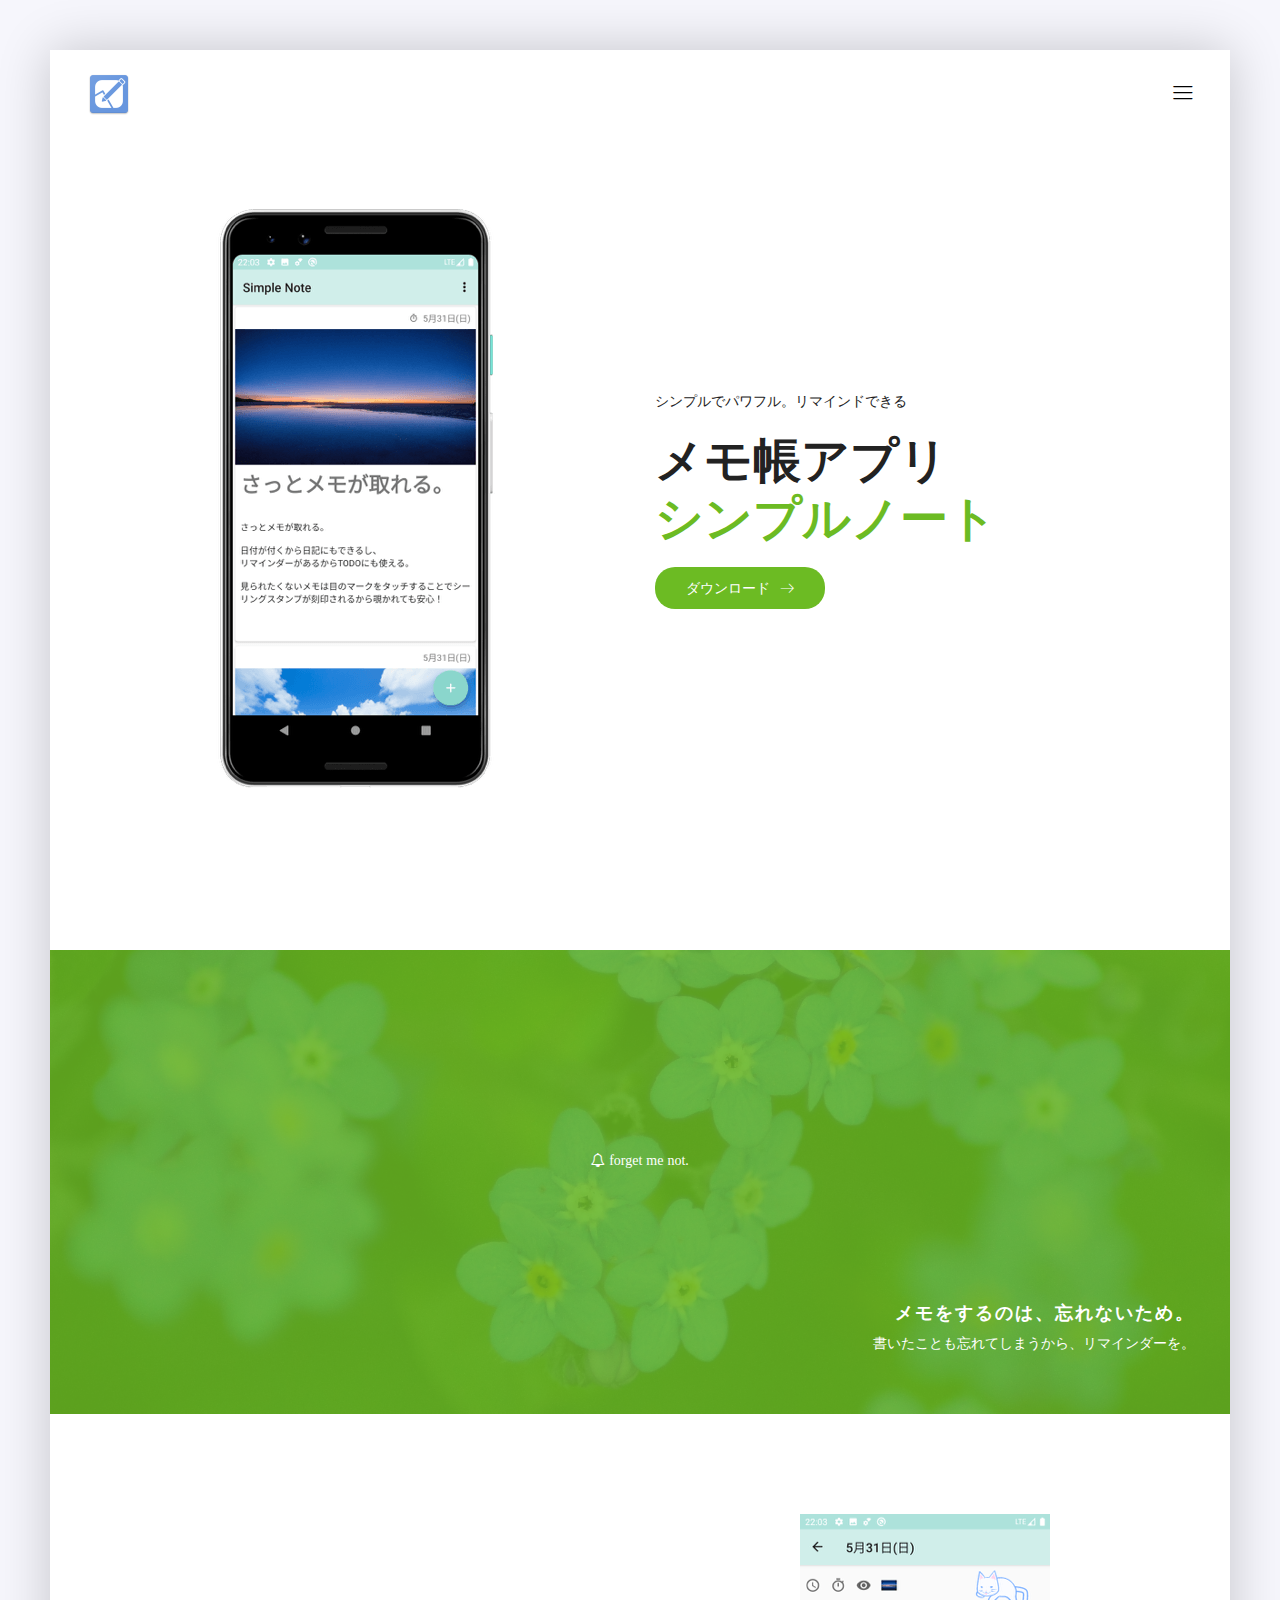
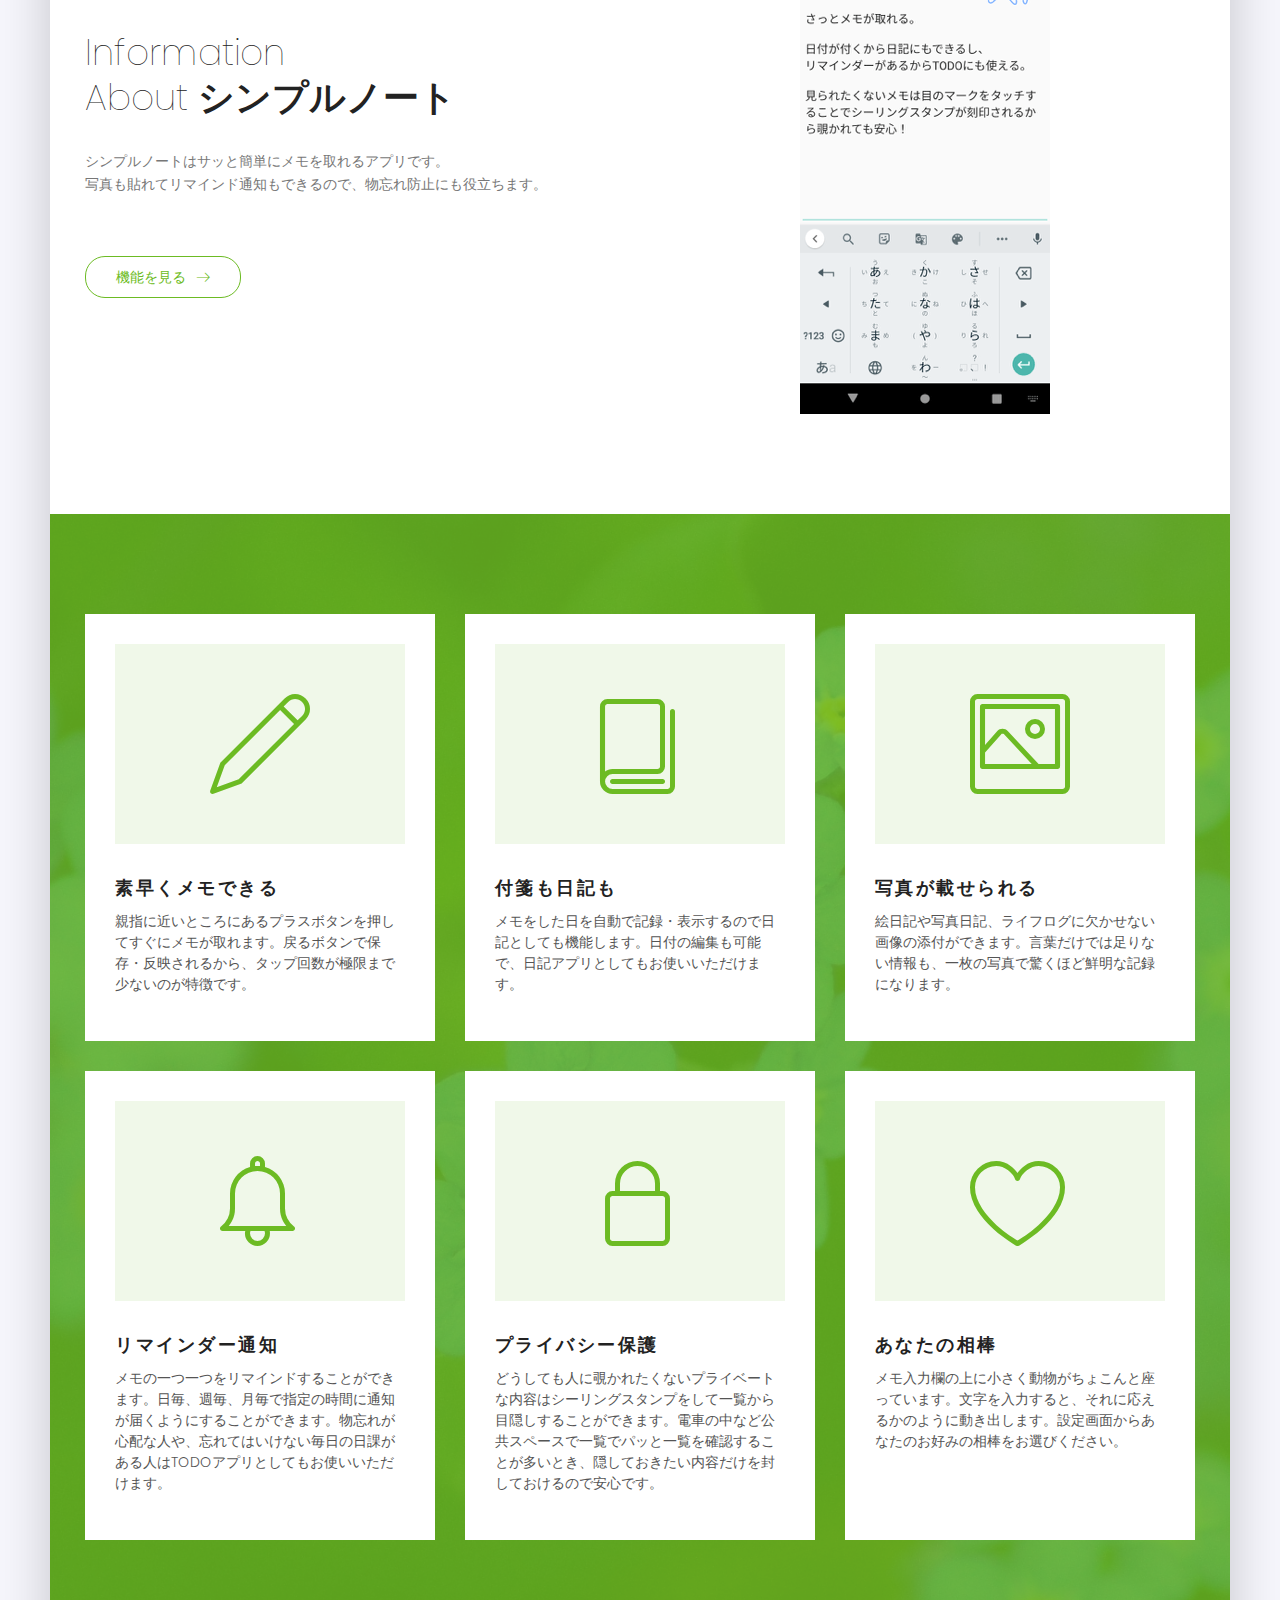
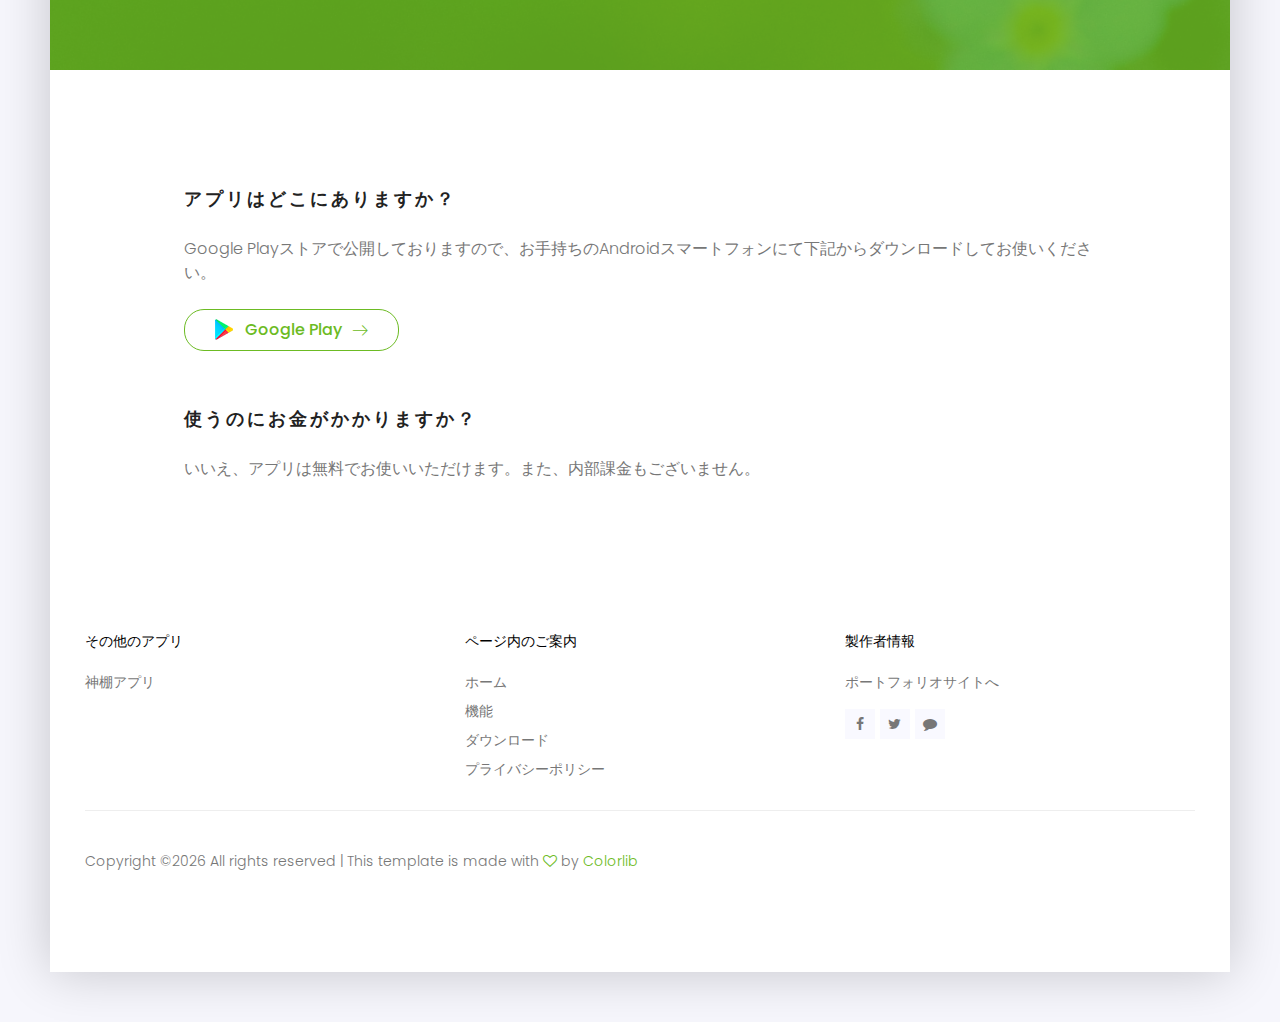
<file: index.html>
<!DOCTYPE html>
<html lang="ja" class="no-js">
<head>
	<!-- Mobile Specific Meta -->
	<meta name="viewport" content="width=device-width, initial-scale=1, shrink-to-fit=no">
	<!-- Favicon-->
	<link rel="shortcut icon" href="img/logo.png">
	<!-- Author Meta -->
	<meta name="author" content="mrt">
	<!-- Meta Description -->
	<meta name="description" content="シンプルでパワフル。リマインドできるメモ帳アプリ「シンプルノート」">
	<!-- Meta Keyword -->
	<meta name="keywords" content="">
	<!-- meta character set -->
	<meta charset="UTF-8">
	<!-- Site Title -->
	<title>シンプルノート - シンプルでパワフル。リマインドできるメモ帳アプリ</title>

	<link href="https://fonts.googleapis.com/css?family=Poppins:100,300,500" rel="stylesheet">
		<!--
		CSS
		============================================= -->
		<link rel="stylesheet" href="css/linearicons.css">
		<link rel="stylesheet" href="css/owl.carousel.css">
		<link rel="stylesheet" href="css/font-awesome.min.css">
		<link rel="stylesheet" href="css/nice-select.css">
		<link rel="stylesheet" href="css/magnific-popup.css">
		<link rel="stylesheet" href="css/bootstrap.css">
		<link rel="stylesheet" href="css/main.css">
	</head>
	<body>
	<div class="oz-body-wrap">
		<!-- Start Header Area -->
		<header class="default-header">
			<div class="container-fluid">
				<div class="header-wrap">
					<div class="header-top d-flex justify-content-between align-items-center">
						<div class="logo">
							<a href="index.html"><img src="img/logo.png" alt=""></a>
						</div>
						<div class="main-menubar d-flex align-items-center">
							<nav class="hide">
								<a href="index.html">ホーム</a>
								<a href="index.html#feature">機能</a>
								<a href="index.html#download">ダウンロード</a>
							</nav>
							<div class="menu-bar"><span class="lnr lnr-menu"></span></div>
						</div>
					</div>
				</div>
			</div>
		</header>
		<!-- End Header Area -->
		<!-- Start Banner Area -->
		<section class="banner-area relative">
			<div class="container">
				<div class="row fullscreen align-items-center justify-content-center">
					<div class="banner-left col-lg-6">
						<img class="d-flex mx-auto img-fluid" src="img/header-img.png" alt="">
					</div>
					<div class="col-lg-6">
						<div class="story-content">
							<h6 class="text-uppercase">シンプルでパワフル。リマインドできる</h6>
							<h1><span class="sp-1">メモ帳アプリ</span><br>
							<span class="sp-2">シンプルノート</span></h1>
							<a href="#download" class="genric-btn primary circle arrow">ダウンロード<span class="lnr lnr-arrow-right"></span></a>
						</div>
					</div>
				</div>
			</div>
		</section>
		<!-- End Banner Area -->
		<!-- Start Video Area -->
		<section class="video-area pt-40 pb-40">
			<div class="overlay overlay-bg"></div>
			<div class="container">
				<div class="video-content">
					<p class="fa fa-bell-o text-white"> forget me not.<p>
					<div class="video-desc">
						<h3 class="h2 text-white text-uppercase">メモをするのは、忘れないため。</h3>
						<h4 class="text-white">書いたことも忘れてしまうから、リマインダーを。</h4>
					</div>
				</div>
			</div>
		</section>
		<!-- End Video Area -->
		<!-- Start about Area -->
		<section class="about-area pt-100 pb-100">
			<div class="container">
				<div class="row align-items-center">
					<div class="col-lg-6">
						<div class="story-content">
							<h2>Information <br>
							About <span>シンプルノート</span></h2>
							<p class="mt-30">シンプルノートはサッと簡単にメモを取れるアプリです。<br>
								写真も貼れてリマインド通知もできるので、物忘れ防止にも役立ちます。
							</p>
							<a href="#feature" class="genric-btn primary-border circle arrow">機能を見る<span class="lnr lnr-arrow-right"></span></a>
						</div>
					</div>
					<div class="col-lg-6">
						<img class="img-fluid d-flex mx-auto" src="img/screenshot.png" alt="">
					</div>
				</div>
			</div>
		</section>
		<!-- End Team Force Area -->
		<!-- Start Feature Area -->
		<section id="feature" class="feature-area pt-100 pb-100  relative">
			<div class="overlay overlay-bg"></div>
			<div class="container">
				<div class="row">
					<div class="col-lg-4 col-sm-6 d-flex align-items-stretch">
						<div class="single-feature">
							<div class="icon">
								<span class="lnr lnr-pencil"></span>
							</div>
							<div class="desc">
								<h2 class="text-uppercase">素早くメモできる</h2>
								<p>
									親指に近いところにあるプラスボタンを押してすぐにメモが取れます。戻るボタンで保存・反映されるから、タップ回数が極限まで少ないのが特徴です。
								</p>
							</div>
						</div>
					</div>
					<div class="col-lg-4 col-sm-6 d-flex align-items-stretch">
						<div class="single-feature">
							<div class="icon">
								<span class="lnr lnr-book"></span>
							</div>
							<div class="desc">
								<h2 class="text-uppercase">付箋も日記も</h2>
								<p>
									メモをした日を自動で記録・表示するので日記としても機能します。日付の編集も可能で、日記アプリとしてもお使いいただけます。
								</p>
							</div>
						</div>
					</div>
					<div class="col-lg-4 col-sm-6 d-flex align-items-stretch">
						<div class="single-feature">
							<div class="icon">
								<span class="lnr lnr-picture"></span>
							</div>
							<div class="desc">
								<h2 class="text-uppercase">写真が載せられる</h2>
								<p>
									絵日記や写真日記、ライフログに欠かせない画像の添付ができます。言葉だけでは足りない情報も、一枚の写真で驚くほど鮮明な記録になります。
								</p>
							</div>
						</div>
					</div>

					<div class="col-lg-4 col-sm-6 d-flex align-items-stretch">
						<div class="single-feature">
							<div class="icon">
								<span class="lnr lnr-alarm"></span>
							</div>
							<div class="desc">
								<h2 class="text-uppercase">リマインダー通知</h2>
								<p>
									メモの一つ一つをリマインドすることができます。日毎、週毎、月毎で指定の時間に通知が届くようにすることができます。物忘れが心配な人や、忘れてはいけない毎日の日課がある人はTODOアプリとしてもお使いいただけます。
								</p>
							</div>
						</div>
					</div>
					<div class="col-lg-4 col-sm-6 d-flex align-items-stretch">
						<div class="single-feature">
							<div class="icon">
								<span class="lnr lnr-lock"></span>
							</div>
							<div class="desc">
								<h2 class="text-uppercase">プライバシー保護</h2>
								<p>
									どうしても人に覗かれたくないプライベートな内容はシーリングスタンプをして一覧から目隠しすることができます。電車の中など公共スペースで一覧でパッと一覧を確認することが多いとき、隠しておきたい内容だけを封しておけるので安心です。
								</p>
							</div>
						</div>
					</div>
					<div class="col-lg-4 col-sm-6 d-flex align-items-stretch">
						<div class="single-feature">
							<div class="icon">
								<span class="lnr lnr-heart"></span>
							</div>
							<div class="desc">
								<h2 class="text-uppercase">あなたの相棒</h2>
								<p>
									メモ入力欄の上に小さく動物がちょこんと座っています。文字を入力すると、それに応えるかのように動き出します。設定画面からあなたのお好みの相棒をお選びください。
								</p>
							</div>
						</div>
					</div>
				</div>
			</div>
		</section>

		<!-- Start Feature Area -->
		<!-- Start faq Area -->
		<section class="faq-area pt-100 pb-0" id="download">
			<div class="container">
				<div class="row">
					<div class="faq-content col-lg-12 col-md-12">
						<div class="single-faq">
							<h2 class="text-uppercase">
								アプリはどこにありますか？
							</h2>
							<p>
								Google Playストアで公開しておりますので、お手持ちのAndroidスマートフォンにて下記からダウンロードしてお使いください。<br/><br/>
								<a href="https://play.google.com/store/apps/details?id=com.gmail.mrt.another.simple_ani_note" class="genric-btn primary-border circle arrow">
									<img src="img/playicon.png"/>&nbsp;&nbsp;
									Google Play<span class="lnr lnr-arrow-right"></span>
								</a><br/><br/>
							</p>
						</div>
						<div class="single-faq">
							<h2 class="text-uppercase">
								使うのにお金がかかりますか？
							</h2>
							<p>
								いいえ、アプリは無料でお使いいただけます。また、内部課金もございません。
							</p>
						</div>
					</div>
				</div>
			</div>
		</section>


		<!-- End Conatct- Area -->
		<!-- Strat Footer Area -->
		<footer class="section-gap">
			<div class="container">
				<div class="row pt-20">
					<div class="col-lg-4 col-sm-6">
						<div class="single-footer-widget">
							<h6 class="text-uppercase mb-20">その他のアプリ</h6>
							<ul class="footer-nav">
								<li><a href="https://mrt-app.github.io/kamidana/">神棚アプリ</a></li>
							</ul>
						</div>
					</div>
					<div class="col-lg-4 col-sm-6">
						<div class="single-footer-widget">
							<h6 class="text-uppercase mb-20">ページ内のご案内
							</h6>
							<ul class="footer-nav">
								<li><a href="#">ホーム</a></li>
								<li><a href="#feature">機能</a></li>
								<li><a href="#download">ダウンロード</a></li>
								<li><a href="privacy-policy.html">プライバシーポリシー</a></li>
							</ul>
						</div>
					</div>


					<div class="col-lg-4 col-sm-6">
						<div class="single-footer-widget">
							<h6 class="text-uppercase mb-20">製作者情報</h6>
							<p>
								<a href="https://mrt-app.github.io/">ポートフォリオサイト</a>へ
							</p>
							<div class="footer-social d-flex align-items-center">
								<a href="http://www.facebook.com/share.php?u=https%3A%2F%2Fmrt-app.github.io/simple-note/"><i class="fa fa-facebook"></i></a>
								<a href="http://twitter.com/share?url=https%3A%2F%2Fmrt-app.github.io/simple-note/"><i class="fa fa-twitter"></i></a>
								<a href="http://line.me/R/msg/text/?https%3A%2F%2Fmrt-app.github.io/simple-note/"><i class="fa fa-comment"></i></a>
							</div>
						</div>
					</div>
				</div>
				<div class="footer-bottom d-flex justify-content-between align-items-center flex-wrap">
					<!-- Link back to Colorlib can't be removed. Template is licensed under CC BY 3.0. -->
					<p class="footer-text m-0">Copyright &copy;<script>document.write(new Date().getFullYear());</script> All rights reserved | This template is made with <i class="fa fa-heart-o" aria-hidden="true"></i> by <a href="https://colorlib.com" target="_blank">Colorlib</a></p>
					<!-- Link back to Colorlib can't be removed. Template is licensed under CC BY 3.0. -->
				</div>
			</div>
		</footer>
		<!-- End Footer Area -->
	</div>

		<script src="js/vendor/jquery-2.2.4.min.js"></script>
		<script src="https://cdnjs.cloudflare.com/ajax/libs/popper.js/1.11.0/umd/popper.min.js" integrity="sha384-b/U6ypiBEHpOf/4+1nzFpr53nxSS+GLCkfwBdFNTxtclqqenISfwAzpKaMNFNmj4" crossorigin="anonymous"></script>
		<script src="js/vendor/bootstrap.min.js"></script>
		<script src="js/jquery.ajaxchimp.min.js"></script>
		<script src="js/owl.carousel.min.js"></script>
		<script src="js/jquery.nice-select.min.js"></script>
		<script src="js/jquery.magnific-popup.min.js"></script>
		<script src="js/jquery.counterup.min.js"></script>
		<script src="js/waypoints.min.js"></script>
		<script src="js/main.js"></script>
	</body>
</html>
</file>
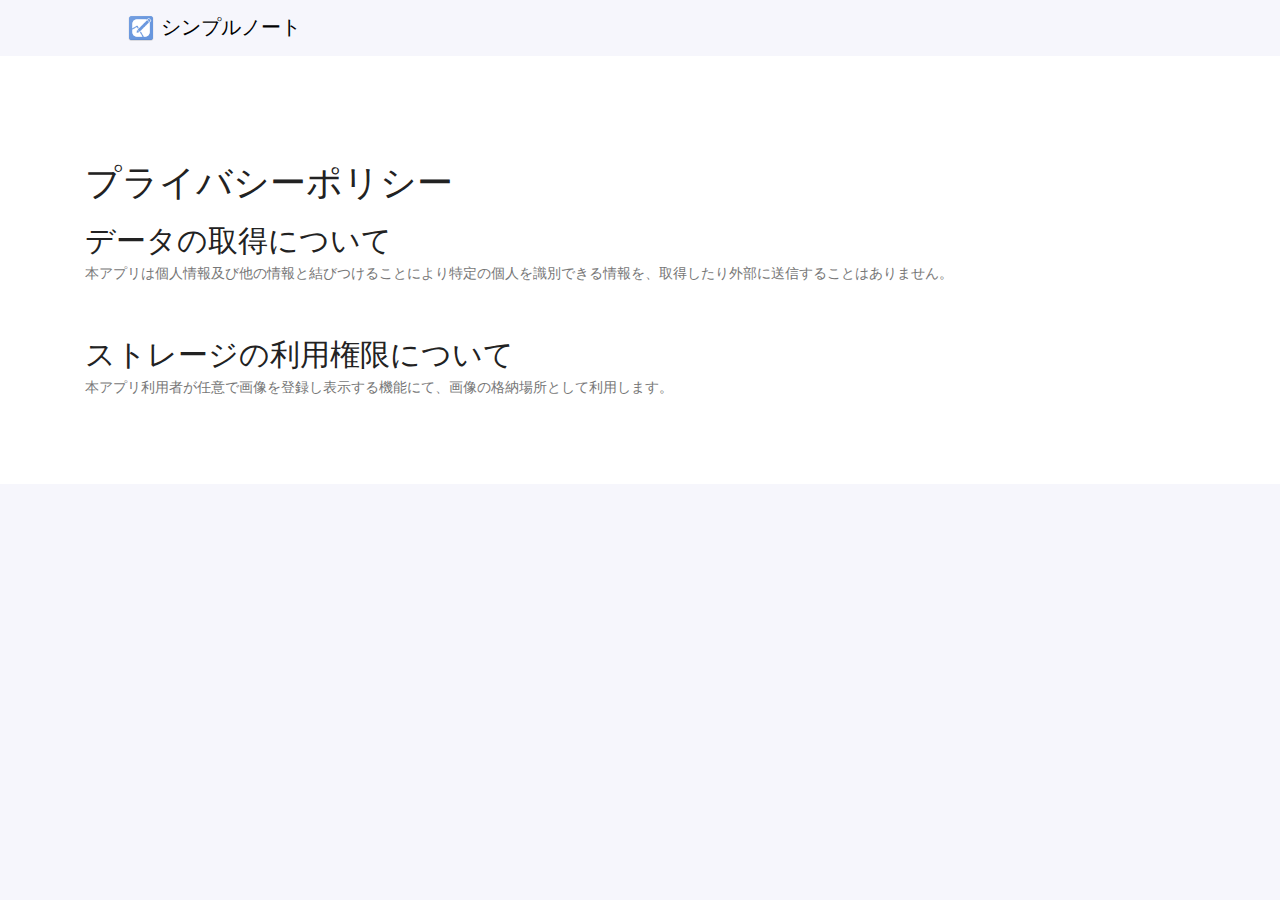
<file: privacy-policy.html>
<!DOCTYPE html>
<html>
    <head>
        <meta charset='utf-8'>
        <meta name='viewport' content='width=device-width'>
        <title>シンプルノート プライバシーポリシー</title>
        <!-- Font -->
        <link rel="dns-prefetch" href="//fonts.googleapis.com">
        <link href="https://fonts.googleapis.com/css?family=Poppins:100,300,500" rel="stylesheet">
        <link rel="shortcut icon" href="img/logo.png">

		<link rel="stylesheet" href="css/linearicons.css">
		<link rel="stylesheet" href="css/owl.carousel.css">
		<link rel="stylesheet" href="css/font-awesome.min.css">
		<link rel="stylesheet" href="css/nice-select.css">
		<link rel="stylesheet" href="css/magnific-popup.css">
		<link rel="stylesheet" href="css/bootstrap.css">
		<link rel="stylesheet" href="css/main.css">

    </head>
    <body>
        <div class="nav-menu">
            <div class="container">
                <div class="row">
                    <div class="col-md-12">
                        <nav class="navbar navbar navbar-expand-lg">
                            <a class="navbar-brand" href="index.html"><img src="img/logo.png" width="30" height="30" class="d-inline-block align-middle"> シンプルノート</a> <button class="navbar-toggler" type="button" data-toggle="collapse" data-target="#navbar" aria-controls="navbar" aria-expanded="false" aria-label="Toggle navigation"> <span class="navbar-toggler-icon"></span> </button>
                        </nav>
                    </div>
                </div>
            </div>
        </div>
    
		<section class="sample-text-area">
			<div class="container">

                <h1>プライバシーポリシー</h1>
                <h2 class="mt-2">データの取得について</h2>
                <p>本アプリは個人情報及び他の情報と結びつけることにより特定の個人を識別できる情報を、取得したり外部に送信することはありません。</p>
        
                <h2 class="mt-5">ストレージの利用権限について</h2>
                <p>本アプリ利用者が任意で画像を登録し表示する機能にて、画像の格納場所として利用します。</p>

			</div>
		</section>
    </body>
</html>
</file>
<file: css/linearicons.css>
@font-face {
	font-family: 'Linearicons-Free';
	src:url('../fonts/Linearicons-Free.eot?w118d');
	src:url('../fonts/Linearicons-Free.eot?#iefixw118d') format('embedded-opentype'),
		url('../fonts/Linearicons-Free.woff2?w118d') format('woff2'),
		url('../fonts/Linearicons-Free.woff?w118d') format('woff'),
		url('../fonts/Linearicons-Free.ttf?w118d') format('truetype'),
		url('../fonts/Linearicons-Free.svg?w118d#Linearicons-Free') format('svg');
	font-weight: normal;
	font-style: normal;
}

.lnr {
	font-family: 'Linearicons-Free';
	speak: none;
	font-style: normal;
	font-weight: normal;
	font-variant: normal;
	text-transform: none;
	line-height: 1;

	/* Better Font Rendering =========== */
	-webkit-font-smoothing: antialiased;
	-moz-osx-font-smoothing: grayscale;
}

.lnr-home:before {
	content: "\e800";
}
.lnr-apartment:before {
	content: "\e801";
}
.lnr-pencil:before {
	content: "\e802";
}
.lnr-magic-wand:before {
	content: "\e803";
}
.lnr-drop:before {
	content: "\e804";
}
.lnr-lighter:before {
	content: "\e805";
}
.lnr-poop:before {
	content: "\e806";
}
.lnr-sun:before {
	content: "\e807";
}
.lnr-moon:before {
	content: "\e808";
}
.lnr-cloud:before {
	content: "\e809";
}
.lnr-cloud-upload:before {
	content: "\e80a";
}
.lnr-cloud-download:before {
	content: "\e80b";
}
.lnr-cloud-sync:before {
	content: "\e80c";
}
.lnr-cloud-check:before {
	content: "\e80d";
}
.lnr-database:before {
	content: "\e80e";
}
.lnr-lock:before {
	content: "\e80f";
}
.lnr-cog:before {
	content: "\e810";
}
.lnr-trash:before {
	content: "\e811";
}
.lnr-dice:before {
	content: "\e812";
}
.lnr-heart:before {
	content: "\e813";
}
.lnr-star:before {
	content: "\e814";
}
.lnr-star-half:before {
	content: "\e815";
}
.lnr-star-empty:before {
	content: "\e816";
}
.lnr-flag:before {
	content: "\e817";
}
.lnr-envelope:before {
	content: "\e818";
}
.lnr-paperclip:before {
	content: "\e819";
}
.lnr-inbox:before {
	content: "\e81a";
}
.lnr-eye:before {
	content: "\e81b";
}
.lnr-printer:before {
	content: "\e81c";
}
.lnr-file-empty:before {
	content: "\e81d";
}
.lnr-file-add:before {
	content: "\e81e";
}
.lnr-enter:before {
	content: "\e81f";
}
.lnr-exit:before {
	content: "\e820";
}
.lnr-graduation-hat:before {
	content: "\e821";
}
.lnr-license:before {
	content: "\e822";
}
.lnr-music-note:before {
	content: "\e823";
}
.lnr-film-play:before {
	content: "\e824";
}
.lnr-camera-video:before {
	content: "\e825";
}
.lnr-camera:before {
	content: "\e826";
}
.lnr-picture:before {
	content: "\e827";
}
.lnr-book:before {
	content: "\e828";
}
.lnr-bookmark:before {
	content: "\e829";
}
.lnr-user:before {
	content: "\e82a";
}
.lnr-users:before {
	content: "\e82b";
}
.lnr-shirt:before {
	content: "\e82c";
}
.lnr-store:before {
	content: "\e82d";
}
.lnr-cart:before {
	content: "\e82e";
}
.lnr-tag:before {
	content: "\e82f";
}
.lnr-phone-handset:before {
	content: "\e830";
}
.lnr-phone:before {
	content: "\e831";
}
.lnr-pushpin:before {
	content: "\e832";
}
.lnr-map-marker:before {
	content: "\e833";
}
.lnr-map:before {
	content: "\e834";
}
.lnr-location:before {
	content: "\e835";
}
.lnr-calendar-full:before {
	content: "\e836";
}
.lnr-keyboard:before {
	content: "\e837";
}
.lnr-spell-check:before {
	content: "\e838";
}
.lnr-screen:before {
	content: "\e839";
}
.lnr-smartphone:before {
	content: "\e83a";
}
.lnr-tablet:before {
	content: "\e83b";
}
.lnr-laptop:before {
	content: "\e83c";
}
.lnr-laptop-phone:before {
	content: "\e83d";
}
.lnr-power-switch:before {
	content: "\e83e";
}
.lnr-bubble:before {
	content: "\e83f";
}
.lnr-heart-pulse:before {
	content: "\e840";
}
.lnr-construction:before {
	content: "\e841";
}
.lnr-pie-chart:before {
	content: "\e842";
}
.lnr-chart-bars:before {
	content: "\e843";
}
.lnr-gift:before {
	content: "\e844";
}
.lnr-diamond:before {
	content: "\e845";
}
.lnr-linearicons:before {
	content: "\e846";
}
.lnr-dinner:before {
	content: "\e847";
}
.lnr-coffee-cup:before {
	content: "\e848";
}
.lnr-leaf:before {
	content: "\e849";
}
.lnr-paw:before {
	content: "\e84a";
}
.lnr-rocket:before {
	content: "\e84b";
}
.lnr-briefcase:before {
	content: "\e84c";
}
.lnr-bus:before {
	content: "\e84d";
}
.lnr-car:before {
	content: "\e84e";
}
.lnr-train:before {
	content: "\e84f";
}
.lnr-bicycle:before {
	content: "\e850";
}
.lnr-wheelchair:before {
	content: "\e851";
}
.lnr-select:before {
	content: "\e852";
}
.lnr-earth:before {
	content: "\e853";
}
.lnr-smile:before {
	content: "\e854";
}
.lnr-sad:before {
	content: "\e855";
}
.lnr-neutral:before {
	content: "\e856";
}
.lnr-mustache:before {
	content: "\e857";
}
.lnr-alarm:before {
	content: "\e858";
}
.lnr-bullhorn:before {
	content: "\e859";
}
.lnr-volume-high:before {
	content: "\e85a";
}
.lnr-volume-medium:before {
	content: "\e85b";
}
.lnr-volume-low:before {
	content: "\e85c";
}
.lnr-volume:before {
	content: "\e85d";
}
.lnr-mic:before {
	content: "\e85e";
}
.lnr-hourglass:before {
	content: "\e85f";
}
.lnr-undo:before {
	content: "\e860";
}
.lnr-redo:before {
	content: "\e861";
}
.lnr-sync:before {
	content: "\e862";
}
.lnr-history:before {
	content: "\e863";
}
.lnr-clock:before {
	content: "\e864";
}
.lnr-download:before {
	content: "\e865";
}
.lnr-upload:before {
	content: "\e866";
}
.lnr-enter-down:before {
	content: "\e867";
}
.lnr-exit-up:before {
	content: "\e868";
}
.lnr-bug:before {
	content: "\e869";
}
.lnr-code:before {
	content: "\e86a";
}
.lnr-link:before {
	content: "\e86b";
}
.lnr-unlink:before {
	content: "\e86c";
}
.lnr-thumbs-up:before {
	content: "\e86d";
}
.lnr-thumbs-down:before {
	content: "\e86e";
}
.lnr-magnifier:before {
	content: "\e86f";
}
.lnr-cross:before {
	content: "\e870";
}
.lnr-menu:before {
	content: "\e871";
}
.lnr-list:before {
	content: "\e872";
}
.lnr-chevron-up:before {
	content: "\e873";
}
.lnr-chevron-down:before {
	content: "\e874";
}
.lnr-chevron-left:before {
	content: "\e875";
}
.lnr-chevron-right:before {
	content: "\e876";
}
.lnr-arrow-up:before {
	content: "\e877";
}
.lnr-arrow-down:before {
	content: "\e878";
}
.lnr-arrow-left:before {
	content: "\e879";
}
.lnr-arrow-right:before {
	content: "\e87a";
}
.lnr-move:before {
	content: "\e87b";
}
.lnr-warning:before {
	content: "\e87c";
}
.lnr-question-circle:before {
	content: "\e87d";
}
.lnr-menu-circle:before {
	content: "\e87e";
}
.lnr-checkmark-circle:before {
	content: "\e87f";
}
.lnr-cross-circle:before {
	content: "\e880";
}
.lnr-plus-circle:before {
	content: "\e881";
}
.lnr-circle-minus:before {
	content: "\e882";
}
.lnr-arrow-up-circle:before {
	content: "\e883";
}
.lnr-arrow-down-circle:before {
	content: "\e884";
}
.lnr-arrow-left-circle:before {
	content: "\e885";
}
.lnr-arrow-right-circle:before {
	content: "\e886";
}
.lnr-chevron-up-circle:before {
	content: "\e887";
}
.lnr-chevron-down-circle:before {
	content: "\e888";
}
.lnr-chevron-left-circle:before {
	content: "\e889";
}
.lnr-chevron-right-circle:before {
	content: "\e88a";
}
.lnr-crop:before {
	content: "\e88b";
}
.lnr-frame-expand:before {
	content: "\e88c";
}
.lnr-frame-contract:before {
	content: "\e88d";
}
.lnr-layers:before {
	content: "\e88e";
}
.lnr-funnel:before {
	content: "\e88f";
}
.lnr-text-format:before {
	content: "\e890";
}
.lnr-text-format-remove:before {
	content: "\e891";
}
.lnr-text-size:before {
	content: "\e892";
}
.lnr-bold:before {
	content: "\e893";
}
.lnr-italic:before {
	content: "\e894";
}
.lnr-underline:before {
	content: "\e895";
}
.lnr-strikethrough:before {
	content: "\e896";
}
.lnr-highlight:before {
	content: "\e897";
}
.lnr-text-align-left:before {
	content: "\e898";
}
.lnr-text-align-center:before {
	content: "\e899";
}
.lnr-text-align-right:before {
	content: "\e89a";
}
.lnr-text-align-justify:before {
	content: "\e89b";
}
.lnr-line-spacing:before {
	content: "\e89c";
}
.lnr-indent-increase:before {
	content: "\e89d";
}
.lnr-indent-decrease:before {
	content: "\e89e";
}
.lnr-pilcrow:before {
	content: "\e89f";
}
.lnr-direction-ltr:before {
	content: "\e8a0";
}
.lnr-direction-rtl:before {
	content: "\e8a1";
}
.lnr-page-break:before {
	content: "\e8a2";
}
.lnr-sort-alpha-asc:before {
	content: "\e8a3";
}
.lnr-sort-amount-asc:before {
	content: "\e8a4";
}
.lnr-hand:before {
	content: "\e8a5";
}
.lnr-pointer-up:before {
	content: "\e8a6";
}
.lnr-pointer-right:before {
	content: "\e8a7";
}
.lnr-pointer-down:before {
	content: "\e8a8";
}
.lnr-pointer-left:before {
	content: "\e8a9";
}
</file>
<file: css/nice-select.css>
.nice-select {
  -webkit-tap-highlight-color: transparent;
  background-color: #fff;
  border-radius: 5px;
  border: solid 1px #e8e8e8;
  box-sizing: border-box;
  clear: both;
  cursor: pointer;
  display: block;
  float: left;
  font-family: inherit;
  font-size: 14px;
  font-weight: normal;
  height: 42px;
  line-height: 40px;
  outline: none;
  padding-left: 18px;
  padding-right: 30px;
  position: relative;
  text-align: left !important;
  -webkit-transition: all 0.2s ease-in-out;
  transition: all 0.2s ease-in-out;
  -webkit-user-select: none;
     -moz-user-select: none;
      -ms-user-select: none;
          user-select: none;
  white-space: nowrap;
  width: auto; }
  .nice-select:hover {
    border-color: #dbdbdb; }
  .nice-select:active, .nice-select.open, .nice-select:focus {
    border-color: #999; }
  .nice-select:after {
    border-bottom: 2px solid #999;
    border-right: 2px solid #999;
    content: '';
    display: block;
    height: 5px;
    margin-top: -4px;
    pointer-events: none;
    position: absolute;
    right: 12px;
    top: 50%;
    -webkit-transform-origin: 66% 66%;
        -ms-transform-origin: 66% 66%;
            transform-origin: 66% 66%;
    -webkit-transform: rotate(45deg);
        -ms-transform: rotate(45deg);
            transform: rotate(45deg);
    -webkit-transition: all 0.15s ease-in-out;
    transition: all 0.15s ease-in-out;
    width: 5px; }
  .nice-select.open:after {
    -webkit-transform: rotate(-135deg);
        -ms-transform: rotate(-135deg);
            transform: rotate(-135deg); }
  .nice-select.open .list {
    opacity: 1;
    pointer-events: auto;
    -webkit-transform: scale(1) translateY(0);
        -ms-transform: scale(1) translateY(0);
            transform: scale(1) translateY(0); }
  .nice-select.disabled {
    border-color: #ededed;
    color: #999;
    pointer-events: none; }
    .nice-select.disabled:after {
      border-color: #cccccc; }
  .nice-select.wide {
    width: 100%; }
    .nice-select.wide .list {
      left: 0 !important;
      right: 0 !important; }
  .nice-select.right {
    float: right; }
    .nice-select.right .list {
      left: auto;
      right: 0; }
  .nice-select.small {
    font-size: 12px;
    height: 36px;
    line-height: 34px; }
    .nice-select.small:after {
      height: 4px;
      width: 4px; }
    .nice-select.small .option {
      line-height: 34px;
      min-height: 34px; }
  .nice-select .list {
    background-color: #fff;
    border-radius: 5px;
    box-shadow: 0 0 0 1px rgba(68, 68, 68, 0.11);
    box-sizing: border-box;
    margin-top: 4px;
    opacity: 0;
    overflow: hidden;
    padding: 0;
    pointer-events: none;
    position: absolute;
    top: 100%;
    left: 0;
    -webkit-transform-origin: 50% 0;
        -ms-transform-origin: 50% 0;
            transform-origin: 50% 0;
    -webkit-transform: scale(0.75) translateY(-21px);
        -ms-transform: scale(0.75) translateY(-21px);
            transform: scale(0.75) translateY(-21px);
    -webkit-transition: all 0.2s cubic-bezier(0.5, 0, 0, 1.25), opacity 0.15s ease-out;
    transition: all 0.2s cubic-bezier(0.5, 0, 0, 1.25), opacity 0.15s ease-out;
    z-index: 9; }
    .nice-select .list:hover .option:not(:hover) {
      background-color: transparent !important; }
  .nice-select .option {
    cursor: pointer;
    font-weight: 400;
    line-height: 40px;
    list-style: none;
    min-height: 40px;
    outline: none;
    padding-left: 18px;
    padding-right: 29px;
    text-align: left;
    -webkit-transition: all 0.2s;
    transition: all 0.2s; }
    .nice-select .option:hover, .nice-select .option.focus, .nice-select .option.selected.focus {
      background-color: #f6f6f6; }
    .nice-select .option.selected {
      font-weight: bold; }
    .nice-select .option.disabled {
      background-color: transparent;
      color: #999;
      cursor: default; }

.no-csspointerevents .nice-select .list {
  display: none; }

.no-csspointerevents .nice-select.open .list {
  display: block; }
</file>
<file: css/main.css>
::-moz-selection{background-color:#6cbb23;color:#fff}::selection{background-color:#6cbb23;color:#fff}::-webkit-input-placeholder{color:#000;font-weight:300}:-moz-placeholder{color:#000;opacity:1;font-weight:300}::-moz-placeholder{color:#000;opacity:1;font-weight:300}:-ms-input-placeholder{color:#000;font-weight:300}::-ms-input-placeholder{color:#000;font-weight:300}body{color:#777;font-family:"Poppins",sans-serif;font-size:14px;font-weight:300;line-height:1.5em;position:relative}ol,ul{margin:0;padding:0;list-style:none}select{display:block}figure{margin:0}a{-webkit-transition:all 0.3s ease 0s;-moz-transition:all 0.3s ease 0s;-o-transition:all 0.3s ease 0s;transition:all 0.3s ease 0s}iframe{border:0}a,a:focus,a:hover{text-decoration:none;outline:0;color:#777}.btn.active.focus,.btn.active:focus,.btn.focus,.btn.focus:active,.btn:active:focus,.btn:focus{text-decoration:none;outline:0}.card-panel{margin:0;padding:60px}.btn i,.btn-large i,.btn-floating i,.btn-large i,.btn-flat i{font-size:1em;line-height:inherit}.gray-bg{background:#f9f9ff}h1,h2,h3,h4,h5,h6{font-family:"Poppins",sans-serif;color:#222;line-height:1.5em;margin-bottom:0;margin-top:0;font-weight:500}.h1,.h2,.h3,.h4,.h5,.h6{margin-bottom:0;margin-top:0;font-family:"Poppins",sans-serif;font-weight:600;color:#222}h1,.h1{font-size:36px}h2,.h2{font-size:30px}h3,.h3{font-size:24px}h4,.h4{font-size:18px}h5,.h5{font-size:16px}h6,.h6{font-size:14px;color:#222}td,th{border-radius:0px}.clear::before,.clear::after{content:" ";display:table}.clear::after{clear:both}.fz-11{font-size:11px}.fz-12{font-size:12px}.fz-13{font-size:13px}.fz-14{font-size:14px}.fz-15{font-size:15px}.fz-16{font-size:16px}.fz-18{font-size:18px}.fz-30{font-size:30px}.fz-48{font-size:48px !important}.fw100{font-weight:100}.fw300{font-weight:300}.fw400{font-weight:400 !important}.fw500{font-weight:500}.f700{font-weight:700}.fsi{font-style:italic}.mt-10{margin-top:10px}.mt-15{margin-top:15px}.mt-20{margin-top:20px}.mt-25{margin-top:25px}.mt-30{margin-top:30px}.mt-35{margin-top:35px}.mt-40{margin-top:40px}.mt-50{margin-top:50px}.mt-60{margin-top:60px}.mt-70{margin-top:70px}.mt-80{margin-top:80px}.mt-100{margin-top:100px}.mt-120{margin-top:120px}.mt-150{margin-top:150px}.ml-0{margin-left:0 !important}.ml-5{margin-left:5px !important}.ml-10{margin-left:10px}.ml-15{margin-left:15px}.ml-20{margin-left:20px}.ml-30{margin-left:30px}.ml-50{margin-left:50px}.mr-0{margin-right:0 !important}.mr-5{margin-right:5px !important}.mr-15{margin-right:15px}.mr-10{margin-right:10px}.mr-20{margin-right:20px}.mr-30{margin-right:30px}.mr-50{margin-right:50px}.mb-0{margin-bottom:0px}.mb-0-i{margin-bottom:0px !important}.mb-5{margin-bottom:5px}.mb-10{margin-bottom:10px}.mb-15{margin-bottom:15px}.mb-20{margin-bottom:20px}.mb-25{margin-bottom:25px}.mb-30{margin-bottom:30px}.mb-40{margin-bottom:40px}.mb-50{margin-bottom:50px}.mb-60{margin-bottom:60px}.mb-70{margin-bottom:70px}.mb-80{margin-bottom:80px}.mb-90{margin-bottom:90px}.mb-100{margin-bottom:100px}.pt-0{padding-top:0px}.pt-10{padding-top:10px}.pt-15{padding-top:15px}.pt-20{padding-top:20px}.pt-25{padding-top:25px}.pt-30{padding-top:30px}.pt-40{padding-top:40px}.pt-50{padding-top:50px}.pt-60{padding-top:60px}.pt-70{padding-top:70px}.pt-80{padding-top:80px}.pt-90{padding-top:90px}.pt-100{padding-top:100px}.pt-150{padding-top:150px}.pb-0{padding-bottom:0px}.pb-10{padding-bottom:10px}.pb-15{padding-bottom:15px}.pb-20{padding-bottom:20px}.pb-25{padding-bottom:25px}.pb-30{padding-bottom:30px}.pb-40{padding-bottom:40px}.pb-50{padding-bottom:50px}.pb-60{padding-bottom:60px}.pb-70{padding-bottom:70px}.pb-80{padding-bottom:80px}.pb-90{padding-bottom:90px}.pb-100{padding-bottom:100px}.pb-150{padding-bottom:150px}.pr-30{padding-right:30px}.pl-30{padding-left:30px}.p-40{padding:40px}.float-left{float:left}.float-right{float:right}.text-italic{font-style:italic}.text-white{color:#fff}.transition{-webkit-transition:all 0.3s ease 0s;-moz-transition:all 0.3s ease 0s;-o-transition:all 0.3s ease 0s;transition:all 0.3s ease 0s}.section-full{padding:100px 0}.section-half{padding:75px 0}.flex{display:-webkit-box;display:-webkit-flex;display:-moz-flex;display:-ms-flexbox;display:flex}.inline-flex{display:-webkit-inline-box;display:-webkit-inline-flex;display:-moz-inline-flex;display:-ms-inline-flexbox;display:inline-flex}.flex-grow{-webkit-box-flex:1;-webkit-flex-grow:1;-moz-flex-grow:1;-ms-flex-positive:1;flex-grow:1}.flex-wrap{-webkit-flex-wrap:wrap;-moz-flex-wrap:wrap;-ms-flex-wrap:wrap;flex-wrap:wrap}.flex-left{-webkit-box-pack:start;-ms-flex-pack:start;-webkit-justify-content:flex-start;-moz-justify-content:flex-start;justify-content:flex-start}.flex-middle{-webkit-box-align:center;-ms-flex-align:center;-webkit-align-items:center;-moz-align-items:center;align-items:center}.flex-right{-webkit-box-pack:end;-ms-flex-pack:end;-webkit-justify-content:flex-end;-moz-justify-content:flex-end;justify-content:flex-end}.flex-top{-webkit-align-self:flex-start;-moz-align-self:flex-start;-ms-flex-item-align:start;align-self:flex-start}.flex-center{-webkit-box-pack:center;-ms-flex-pack:center;-webkit-justify-content:center;-moz-justify-content:center;justify-content:center}.flex-bottom{-webkit-align-self:flex-end;-moz-align-self:flex-end;-ms-flex-item-align:end;align-self:flex-end}.space-between{-webkit-box-pack:justify;-ms-flex-pack:justify;-webkit-justify-content:space-between;-moz-justify-content:space-between;justify-content:space-between}.space-around{-ms-flex-pack:distribute;-webkit-justify-content:space-around;-moz-justify-content:space-around;justify-content:space-around}.flex-column{-webkit-box-direction:normal;-webkit-box-orient:vertical;-webkit-flex-direction:column;-moz-flex-direction:column;-ms-flex-direction:column;flex-direction:column}.flex-cell{display:-webkit-box;display:-webkit-flex;display:-moz-flex;display:-ms-flexbox;display:flex;-webkit-box-flex:1;-webkit-flex-grow:1;-moz-flex-grow:1;-ms-flex-positive:1;flex-grow:1}.display-table{display:table}.light{color:#fff}.dark{color:#000}.relative{position:relative}.overflow-hidden{overflow:hidden}.overlay{position:absolute;left:0;right:0;top:0;bottom:0}.container.fullwidth{width:100%}.container.no-padding{padding-left:0;padding-right:0}.no-padding{padding:0}.section-bg{background:#f9fafc}@media (max-width: 767px){.no-flex-xs{display:block !important}}.row.no-margin{margin-left:0;margin-right:0}.sample-text-area{background:#fff;padding:100px 0 70px 0}.text-heading{margin-bottom:30px;font-size:24px}b,i,sup,sub,u,del{color:#6cbb23}h1{font-size:36px}h2{font-size:30px}h3{font-size:24px}h4{font-size:18px}h5{font-size:16px}h6{font-size:14px}h1,h2,h3,h4,h5,h6{line-height:1.5em}.typography h1,.typography h2,.typography h3,.typography h4,.typography h5,.typography h6{color:#777}.button-area{background:#fff}.button-area .border-top-generic{padding:70px 15px;border-top:1px dotted #eee}.button-group-area .genric-btn{margin-right:10px;margin-top:10px}.button-group-area .genric-btn:last-child{margin-right:0}.genric-btn{display:inline-block;outline:none;line-height:40px;padding:0 30px;font-size:1em;text-align:center;text-decoration:none;font-weight:500;cursor:pointer;-webkit-transition:all 0.3s ease 0s;-moz-transition:all 0.3s ease 0s;-o-transition:all 0.3s ease 0s;transition:all 0.3s ease 0s}.genric-btn:focus{outline:none}.genric-btn.e-large{padding:0 40px;line-height:50px}.genric-btn.large{line-height:45px}.genric-btn.medium{line-height:30px}.genric-btn.small{line-height:25px}.genric-btn.radius{border-radius:3px}.genric-btn.circle{border-radius:20px}.genric-btn.arrow{display:-webkit-inline-box;display:-ms-inline-flexbox;display:inline-flex;-webkit-box-align:center;-ms-flex-align:center;align-items:center}.genric-btn.arrow span{margin-left:10px}.genric-btn.default{color:#222;background:#f9f9ff;border:1px solid transparent}.genric-btn.default:hover{border:1px solid #f9f9ff;background:#fff}.genric-btn.default-border{border:1px solid #f9f9ff;background:#fff}.genric-btn.default-border:hover{color:#222;background:#f9f9ff;border:1px solid transparent}.genric-btn.primary{color:#fff;background:#6cbb23;border:1px solid transparent}.genric-btn.primary:hover{color:#6cbb23;border:1px solid #6cbb23;background:#fff}.genric-btn.primary-border{color:#6cbb23;border:1px solid #6cbb23;background:#fff}.genric-btn.primary-border:hover{color:#fff;background:#6cbb23;border:1px solid transparent}.genric-btn.success{color:#fff;background:#4cd3e3;border:1px solid transparent}.genric-btn.success:hover{color:#4cd3e3;border:1px solid #4cd3e3;background:#fff}.genric-btn.success-border{color:#4cd3e3;border:1px solid #4cd3e3;background:#fff}.genric-btn.success-border:hover{color:#fff;background:#4cd3e3;border:1px solid transparent}.genric-btn.info{color:#fff;background:#38a4ff;border:1px solid transparent}.genric-btn.info:hover{color:#38a4ff;border:1px solid #38a4ff;background:#fff}.genric-btn.info-border{color:#38a4ff;border:1px solid #38a4ff;background:#fff}.genric-btn.info-border:hover{color:#fff;background:#38a4ff;border:1px solid transparent}.genric-btn.warning{color:#fff;background:#f4e700;border:1px solid transparent}.genric-btn.warning:hover{color:#f4e700;border:1px solid #f4e700;background:#fff}.genric-btn.warning-border{color:#f4e700;border:1px solid #f4e700;background:#fff}.genric-btn.warning-border:hover{color:#fff;background:#f4e700;border:1px solid transparent}.genric-btn.danger{color:#fff;background:#f44a40;border:1px solid transparent}.genric-btn.danger:hover{color:#f44a40;border:1px solid #f44a40;background:#fff}.genric-btn.danger-border{color:#f44a40;border:1px solid #f44a40;background:#fff}.genric-btn.danger-border:hover{color:#fff;background:#f44a40;border:1px solid transparent}.genric-btn.link{color:#222;background:#f9f9ff;text-decoration:underline;border:1px solid transparent}.genric-btn.link:hover{color:#222;border:1px solid #f9f9ff;background:#fff}.genric-btn.link-border{color:#222;border:1px solid #f9f9ff;background:#fff;text-decoration:underline}.genric-btn.link-border:hover{color:#222;background:#f9f9ff;border:1px solid transparent}.genric-btn.disable{color:#222,0.3;background:#f9f9ff;border:1px solid transparent;cursor:not-allowed}.generic-blockquote{padding:30px 50px 30px 30px;background:#f9f9ff;border-left:2px solid #6cbb23}.progress-table-wrap{overflow-x:scroll}.progress-table{background:#f9f9ff;padding:15px 0px 30px 0px;min-width:800px}.progress-table .serial{width:11.83%;padding-left:30px}.progress-table .country{width:28.07%}.progress-table .visit{width:19.74%}.progress-table .percentage{width:40.36%;padding-right:50px}.progress-table .table-head{display:flex}.progress-table .table-head .serial,.progress-table .table-head .country,.progress-table .table-head .visit,.progress-table .table-head .percentage{color:#222;line-height:40px;text-transform:uppercase;font-weight:500}.progress-table .table-row{padding:15px 0;border-top:1px solid #edf3fd;display:flex}.progress-table .table-row .serial,.progress-table .table-row .country,.progress-table .table-row .visit,.progress-table .table-row .percentage{display:flex;align-items:center}.progress-table .table-row .country img{margin-right:15px}.progress-table .table-row .percentage .progress{width:80%;border-radius:0px;background:transparent}.progress-table .table-row .percentage .progress .progress-bar{height:5px;line-height:5px}.progress-table .table-row .percentage .progress .progress-bar.color-1{background-color:#6382e6}.progress-table .table-row .percentage .progress .progress-bar.color-2{background-color:#e66686}.progress-table .table-row .percentage .progress .progress-bar.color-3{background-color:#f09359}.progress-table .table-row .percentage .progress .progress-bar.color-4{background-color:#73fbaf}.progress-table .table-row .percentage .progress .progress-bar.color-5{background-color:#73fbaf}.progress-table .table-row .percentage .progress .progress-bar.color-6{background-color:#6382e6}.progress-table .table-row .percentage .progress .progress-bar.color-7{background-color:#a367e7}.progress-table .table-row .percentage .progress .progress-bar.color-8{background-color:#e66686}.single-gallery-image{margin-top:30px;background-repeat:no-repeat !important;background-position:center center !important;background-size:cover !important;height:200px}.list-style{width:14px;height:14px}.unordered-list li{position:relative;padding-left:30px;line-height:1.82em !important}.unordered-list li:before{content:"";position:absolute;width:14px;height:14px;border:3px solid #6cbb23;background:#fff;top:4px;left:0;border-radius:50%}.ordered-list{margin-left:30px}.ordered-list li{list-style-type:decimal-leading-zero;color:#6cbb23;font-weight:500;line-height:1.82em !important}.ordered-list li span{font-weight:300;color:#777}.ordered-list-alpha li{margin-left:30px;list-style-type:lower-alpha;color:#6cbb23;font-weight:500;line-height:1.82em !important}.ordered-list-alpha li span{font-weight:300;color:#777}.ordered-list-roman li{margin-left:30px;list-style-type:lower-roman;color:#6cbb23;font-weight:500;line-height:1.82em !important}.ordered-list-roman li span{font-weight:300;color:#777}.single-input{display:block;width:100%;line-height:40px;border:none;outline:none;background:#f9f9ff;padding:0 20px}.single-input:focus{outline:none}.input-group-icon{position:relative}.input-group-icon .icon{position:absolute;left:20px;top:0;line-height:40px;z-index:3}.input-group-icon .icon i{color:#797979}.input-group-icon .single-input{padding-left:45px}.single-textarea{display:block;color:#000;width:100%;line-height:40px;border:none;outline:none;background:#f9f9ff;padding:0 20px;height:100px;resize:none}.single-textarea:focus{outline:none}.single-input-primary{display:block;width:100%;line-height:40px;border:1px solid transparent;outline:none;background:#f9f9ff;padding:0 20px}.single-input-primary:focus{outline:none;border:1px solid #6cbb23}.single-input-accent{display:block;width:100%;line-height:40px;border:1px solid transparent;outline:none;background:#f9f9ff;padding:0 20px}.single-input-accent:focus{outline:none;border:1px solid #eb6b55}.single-input-secondary{display:block;width:100%;line-height:40px;border:1px solid transparent;outline:none;background:#f9f9ff;padding:0 20px}.single-input-secondary:focus{outline:none;border:1px solid #f09359}.default-switch{width:35px;height:17px;border-radius:8.5px;background:#f9f9ff;position:relative;cursor:pointer}.default-switch input{position:absolute;left:0;top:0;right:0;bottom:0;width:100%;height:100%;opacity:0;cursor:pointer}.default-switch input+label{position:absolute;top:1px;left:1px;width:15px;height:15px;border-radius:50%;background:#6cbb23;-webkit-transition:all 0.2s;-moz-transition:all 0.2s;-o-transition:all 0.2s;transition:all 0.2s;box-shadow:0px 4px 5px 0px rgba(0,0,0,0.2);cursor:pointer}.default-switch input:checked+label{left:19px}.primary-switch{width:35px;height:17px;border-radius:8.5px;background:#f9f9ff;position:relative;cursor:pointer}.primary-switch input{position:absolute;left:0;top:0;right:0;bottom:0;width:100%;height:100%;opacity:0}.primary-switch input+label{position:absolute;left:0;top:0;right:0;bottom:0;width:100%;height:100%}.primary-switch input+label:before{content:"";position:absolute;left:0;top:0;right:0;bottom:0;width:100%;height:100%;background:transparent;border-radius:8.5px;cursor:pointer;-webkit-transition:all 0.2s;-moz-transition:all 0.2s;-o-transition:all 0.2s;transition:all 0.2s}.primary-switch input+label:after{content:"";position:absolute;top:1px;left:1px;width:15px;height:15px;border-radius:50%;background:#fff;-webkit-transition:all 0.2s;-moz-transition:all 0.2s;-o-transition:all 0.2s;transition:all 0.2s;box-shadow:0px 4px 5px 0px rgba(0,0,0,0.2);cursor:pointer}.primary-switch input:checked+label:after{left:19px}.primary-switch input:checked+label:before{background:#6cbb23}.confirm-switch{width:35px;height:17px;border-radius:8.5px;background:#f9f9ff;position:relative;cursor:pointer}.confirm-switch input{position:absolute;left:0;top:0;right:0;bottom:0;width:100%;height:100%;opacity:0}.confirm-switch input+label{position:absolute;left:0;top:0;right:0;bottom:0;width:100%;height:100%}.confirm-switch input+label:before{content:"";position:absolute;left:0;top:0;right:0;bottom:0;width:100%;height:100%;background:transparent;border-radius:8.5px;-webkit-transition:all 0.2s;-moz-transition:all 0.2s;-o-transition:all 0.2s;transition:all 0.2s;cursor:pointer}.confirm-switch input+label:after{content:"";position:absolute;top:1px;left:1px;width:15px;height:15px;border-radius:50%;background:#fff;-webkit-transition:all 0.2s;-moz-transition:all 0.2s;-o-transition:all 0.2s;transition:all 0.2s;box-shadow:0px 4px 5px 0px rgba(0,0,0,0.2);cursor:pointer}.confirm-switch input:checked+label:after{left:19px}.confirm-switch input:checked+label:before{background:#4cd3e3}.primary-checkbox{width:16px;height:16px;border-radius:3px;background:#f9f9ff;position:relative;cursor:pointer}.primary-checkbox input{position:absolute;left:0;top:0;right:0;bottom:0;width:100%;height:100%;opacity:0}.primary-checkbox input+label{position:absolute;left:0;top:0;right:0;bottom:0;width:100%;height:100%;border-radius:3px;cursor:pointer;border:1px solid #f1f1f1}.primary-checkbox input:checked+label{background:url(../img/elements/primary-check.png) no-repeat center center/cover;border:none}.confirm-checkbox{width:16px;height:16px;border-radius:3px;background:#f9f9ff;position:relative;cursor:pointer}.confirm-checkbox input{position:absolute;left:0;top:0;right:0;bottom:0;width:100%;height:100%;opacity:0}.confirm-checkbox input+label{position:absolute;left:0;top:0;right:0;bottom:0;width:100%;height:100%;border-radius:3px;cursor:pointer;border:1px solid #f1f1f1}.confirm-checkbox input:checked+label{background:url(../img/elements/success-check.png) no-repeat center center/cover;border:none}.disabled-checkbox{width:16px;height:16px;border-radius:3px;background:#f9f9ff;position:relative;cursor:pointer}.disabled-checkbox input{position:absolute;left:0;top:0;right:0;bottom:0;width:100%;height:100%;opacity:0}.disabled-checkbox input+label{position:absolute;left:0;top:0;right:0;bottom:0;width:100%;height:100%;border-radius:3px;cursor:pointer;border:1px solid #f1f1f1}.disabled-checkbox input:disabled{cursor:not-allowed;z-index:3}.disabled-checkbox input:checked+label{background:url(../img/elements/disabled-check.png) no-repeat center center/cover;border:none}.primary-radio{width:16px;height:16px;border-radius:8px;background:#f9f9ff;position:relative;cursor:pointer}.primary-radio input{position:absolute;left:0;top:0;right:0;bottom:0;width:100%;height:100%;opacity:0}.primary-radio input+label{position:absolute;left:0;top:0;right:0;bottom:0;width:100%;height:100%;border-radius:8px;cursor:pointer;border:1px solid #f1f1f1}.primary-radio input:checked+label{background:url(../img/elements/primary-radio.png) no-repeat center center/cover;border:none}.confirm-radio{width:16px;height:16px;border-radius:8px;background:#f9f9ff;position:relative;cursor:pointer}.confirm-radio input{position:absolute;left:0;top:0;right:0;bottom:0;width:100%;height:100%;opacity:0}.confirm-radio input+label{position:absolute;left:0;top:0;right:0;bottom:0;width:100%;height:100%;border-radius:8px;cursor:pointer;border:1px solid #f1f1f1}.confirm-radio input:checked+label{background:url(../img/elements/success-radio.png) no-repeat center center/cover;border:none}.disabled-radio{width:16px;height:16px;border-radius:8px;background:#f9f9ff;position:relative;cursor:pointer}.disabled-radio input{position:absolute;left:0;top:0;right:0;bottom:0;width:100%;height:100%;opacity:0}.disabled-radio input+label{position:absolute;left:0;top:0;right:0;bottom:0;width:100%;height:100%;border-radius:8px;cursor:pointer;border:1px solid #f1f1f1}.disabled-radio input:disabled{cursor:not-allowed;z-index:3}.disabled-radio input:checked+label{background:url(../img/elements/disabled-radio.png) no-repeat center center/cover;border:none}.default-select{height:40px}.default-select .nice-select{border:none;border-radius:0px;height:40px;background:#f9f9ff;padding-left:20px;padding-right:40px}.default-select .nice-select .list{margin-top:0;border:none;border-radius:0px;box-shadow:none;width:100%;padding:10px 0 10px 0px}.default-select .nice-select .list .option{font-weight:300;-webkit-transition:all 0.3s ease 0s;-moz-transition:all 0.3s ease 0s;-o-transition:all 0.3s ease 0s;transition:all 0.3s ease 0s;line-height:28px;min-height:28px;font-size:12px;padding-left:20px}.default-select .nice-select .list .option.selected{color:#6cbb23;background:transparent}.default-select .nice-select .list .option:hover{color:#6cbb23;background:transparent}.default-select .current{margin-right:50px;font-weight:300}.default-select .nice-select::after{right:20px}.form-select{height:40px;width:100%}.form-select .nice-select{border:none;border-radius:0px;height:40px;background:#f9f9ff;padding-left:45px;padding-right:40px;width:100%}.form-select .nice-select .list{margin-top:0;border:none;border-radius:0px;box-shadow:none;width:100%;padding:10px 0 10px 0px}.form-select .nice-select .list .option{font-weight:300;-webkit-transition:all 0.3s ease 0s;-moz-transition:all 0.3s ease 0s;-o-transition:all 0.3s ease 0s;transition:all 0.3s ease 0s;line-height:28px;min-height:28px;font-size:12px;padding-left:45px}.form-select .nice-select .list .option.selected{color:#6cbb23;background:transparent}.form-select .nice-select .list .option:hover{color:#6cbb23;background:transparent}.form-select .current{margin-right:50px;font-weight:300}.form-select .nice-select::after{right:20px}body{position:relative}.default-header{padding:20px;position:absolute;top:0;left:0;width:100%;z-index:9}.menu-bar{cursor:pointer}.menu-bar span{color:#000;font-size:24px}.menu-bar a{color:#6cbb23}@media (max-width: 767px){.main-menubar a{color:#fff}.main-menubar a:hover{color:#000}}.main-menubar{position:relative}nav{margin-right:70px;-webkit-transition:all 0.3s ease 0s;-moz-transition:all 0.3s ease 0s;-o-transition:all 0.3s ease 0s;transition:all 0.3s ease 0s;transform-origin:100% 50%}@media (max-width: 767px){nav{margin-right:0;position:absolute;right:0;top:47px;text-align:right;padding:20px 0;z-index:5;background:#6cbb23}}nav.hide{transform:scale(0)}nav a{font-size:12px;font-weight:500;text-transform:uppercase;color:#000;margin:0 25px;display:inline-block}@media (max-width: 767px){nav a{margin:5px 25px}}nav a:hover{color:#6cbb23}body{background:#f6f6fc}.oz-body-wrap{box-shadow:0px 0px 50px 0px rgba(0,0,0,0.2);margin:50px;position:relative}@media (max-width: 767px){.oz-body-wrap{margin:30px}}@media (max-width: 575px){.oz-body-wrap{margin:10px}}.section-gap{padding:100px 0}.section-title{padding-bottom:30px}.section-title h2{margin-bottom:20px}.section-title p{font-size:16px;margin-bottom:0}@media (max-width: 991px){.section-title p br{display:none}}.primary-btn{line-height:40px;padding:0 30px;border-radius:20px;background:transparent;border:1px solid #fff;color:#222;display:inline-block;font-weight:500;position:relative;-webkit-transition:all 0.3s ease 0s;-moz-transition:all 0.3s ease 0s;-o-transition:all 0.3s ease 0s;transition:all 0.3s ease 0s;cursor:pointer;text-transform:uppercase}.primary-btn:focus{outline:none}.primary-btn span{color:#fff;position:relative;z-index:2}.primary-btn .mr-10{-webkit-transition:all 0.3s ease 0s;-moz-transition:all 0.3s ease 0s;-o-transition:all 0.3s ease 0s;transition:all 0.3s ease 0s}.primary-btn:hover .mr-10{margin-right:20px}.primary-btn.white-bg{background:#fff;border:1px solid #eee;color:#6cbb23}.primary-btn.white-bg span{color:#6cbb23;-webkit-transition:all 0.3s ease 0s;-moz-transition:all 0.3s ease 0s;-o-transition:all 0.3s ease 0s;transition:all 0.3s ease 0s}.primary-btn.white-bg:hover{background:#6cbb23;color:#fff;border:1px solid transparent}.primary-btn.white-bg:hover span{color:#fff}.banner-area{background:#fff}@media (max-width: 767px){.banner-area .fullscreen{height:1000px !important}}@media (max-width: 1199px){.banner-left{margin-top:60px}}.story-content h1{font-size:48px;font-weight:100;line-height:1.2em;margin-bottom:20px;margin-top:20px}@media (max-width: 767px){.story-content h1{font-size:40px}}@media (max-width: 991px){}.story-content h6{font-weight:400}.story-content p{margin-bottom:60px;font-size:16px}@media (max-width: 991px){}.story-content .sp-1{font-weight:600}.story-content .sp-2{color:#6cbb23;font-weight:600}@media (max-width: 768px){.story-content{text-align:center}}.generic-banner{background:#6cbb23}.generic-banner .height{height:600px}@media (max-width: 767px){.generic-banner .height{height:400px}}.generic-banner .banner-content h2{line-height:1.2em;margin-bottom:20px}@media (max-width: 991px){.generic-banner .banner-content h2 br{display:none}}.generic-banner .banner-content p{font-size:16px}@media (max-width: 991px){.generic-banner .banner-content p br{display:none}}.video-area{padding:200px 0 60px 0;position:relative;background:url(../img/video-bg.jpg) no-repeat center center/cover}.video-area .overlay-bg{background:rgba(108,187,35,0.85)}.video-area .video-content{text-align:center;position:relative;z-index:2}.video-area .video-content a{display:inline-block;margin-bottom:20px}.video-area .video-content h3{font-weight:600;font-size:18px;margin-bottom:10px;letter-spacing:2px}.video-area .video-content h4{font-weight:300;font-size:14px}.video-area .video-content .video-desc{margin-top:120px;text-align:right;align-self:flex-end}.about-area{position:relative;background:white}.about-area .story-content h2{font-size:36px;line-height:1.25em;font-weight:100}.about-area .story-content h2 span{font-weight:600}.about-area .story-content p{line-height:1.65em;font-size:14px;font-weight:300}@media (max-width: 768px){.story-content{margin-top:40px;margin-bottom:40px}}.feature-area{background:url(../img/video-bg.jpg) no-repeat center center/cover}.feature-area .overlay-bg{background:rgba(108,187,35,0.85)}.feature-area .icon{font-size:100px;color:#fff;background:#f0f8e9;text-align:center;padding:50px;-webkit-transition:all 0.3s ease 0s;-moz-transition:all 0.3s ease 0s;-o-transition:all 0.3s ease 0s;transition:all 0.3s ease 0s}.feature-area .icon:hover{color:#fff;background-color:#6cbb23}.feature-area .icon:hover .lnr{color:#fff}.feature-area .lnr{color:#6cbb23}.feature-area .desc{margin-top:30px}.feature-area .desc h2{font-size:18px;font-weight:600;margin-bottom:10px;letter-spacing:2.5px}.feature-area .desc p{color:#555}.single-feature{background-color:#fff;padding:30px;margin-bottom:30px}.faq-area{background:#fff}.counter-left{text-align:right}.counter-left h2{font-size:48px;font-weight:100;color:#6cbb23}.counter-left p{font-size:14px;font-weight:300}.counter-left .single-facts{margin-bottom:26px}@media (max-width: 768px){.counter-left{text-align:center}}.faq-content{padding-left:10%;padding-right:10%}@media (max-width: 1199px){.faq-content{padding-left:2%;padding-right:2%}}@media (max-width: 767px){.faq-content{text-align:center}}.single-faq{margin-bottom:30px}.single-faq h2{font-size:18px;font-weight:600;letter-spacing:3px;margin-top:15px;margin-bottom:25px}.single-faq p{font-size:16px;font-weight:300;line-height:24px}.contact-area{background:url(../img/contact-bg.jpg) no-repeat center center/cover;color:#fff}.contact-area .overlay-bg{background:rgba(108,187,35,0.85)}.contact-area h2{font-size:36px;font-weight:100}.contact-area h2 span{font-weight:600}.contact-area p{font-size:14px;font-weight:300}.contact-form ::-webkit-input-placeholder{color:#fff;font-weight:300}.contact-form :-moz-placeholder{color:#fff;opacity:1;font-weight:300}.contact-form ::-moz-placeholder{color:#fff;opacity:1;font-weight:300}.contact-form :-ms-input-placeholder{color:#fff;font-weight:300}.contact-form ::-ms-input-placeholder{color:#fff;font-weight:300}.contact-form .alert-msg{color:#fff !important;margin-top:50px;z-index:1}.common-input{border:1px solid #a6d477;line-height:48px;width:100%;display:block;background:transparent;padding:0 25px;color:#fff}.common-textarea{border:1px solid #a6d477;width:100%;display:block;background:transparent;padding:15px 25px;color:#fff;height:150px;resize:none}footer{background:#fff}footer .footer-nav li{margin-top:8px}footer .footer-nav li a{color:#777}footer .footer-nav li a:hover{color:#6cbb23}.single-footer-widget{margin-bottom:30px}.single-footer-widget h6{color:#000}.footer-bottom{border-top:1px solid #eeeeee;padding-top:40px}.footer-bottom .footer-text{color:#777}.footer-bottom .footer-text i{color:#6cbb23}.footer-bottom .footer-text a{color:#6cbb23}.footer-bottom .footer-text a:hover{color:#6cbb23}@media (max-width: 767px){.footer-social{margin-top:10px}}.footer-social a{width:30px;background:#f9f9ff;line-height:30px;display:inline-block;text-align:center;margin-right:5px}.footer-social a i{color:#777;-webkit-transition:all 0.3s ease 0s;-moz-transition:all 0.3s ease 0s;-o-transition:all 0.3s ease 0s;transition:all 0.3s ease 0s}.footer-social a:last-child{margin-right:0}.footer-social a:hover{background:#6cbb23}.footer-social a:hover i{color:#fff}.generic-header .menu-bar span{color:#777}.generic-header nav a{color:#000}.generic-banner{background:#fff;color:#222}.about-generic-area{background:#fff}.about-generic-area .border-top-generic{padding:100px 15px}.about-generic-area p{margin-bottom:20px}.white-bg{background:#fff}.section-top-border{padding:70px 0;border-top:1px dotted #eee}.switch-wrap{margin-bottom:10px}.switch-wrap p{margin:0}.elements-banner{color:#000 !important}
</file>
